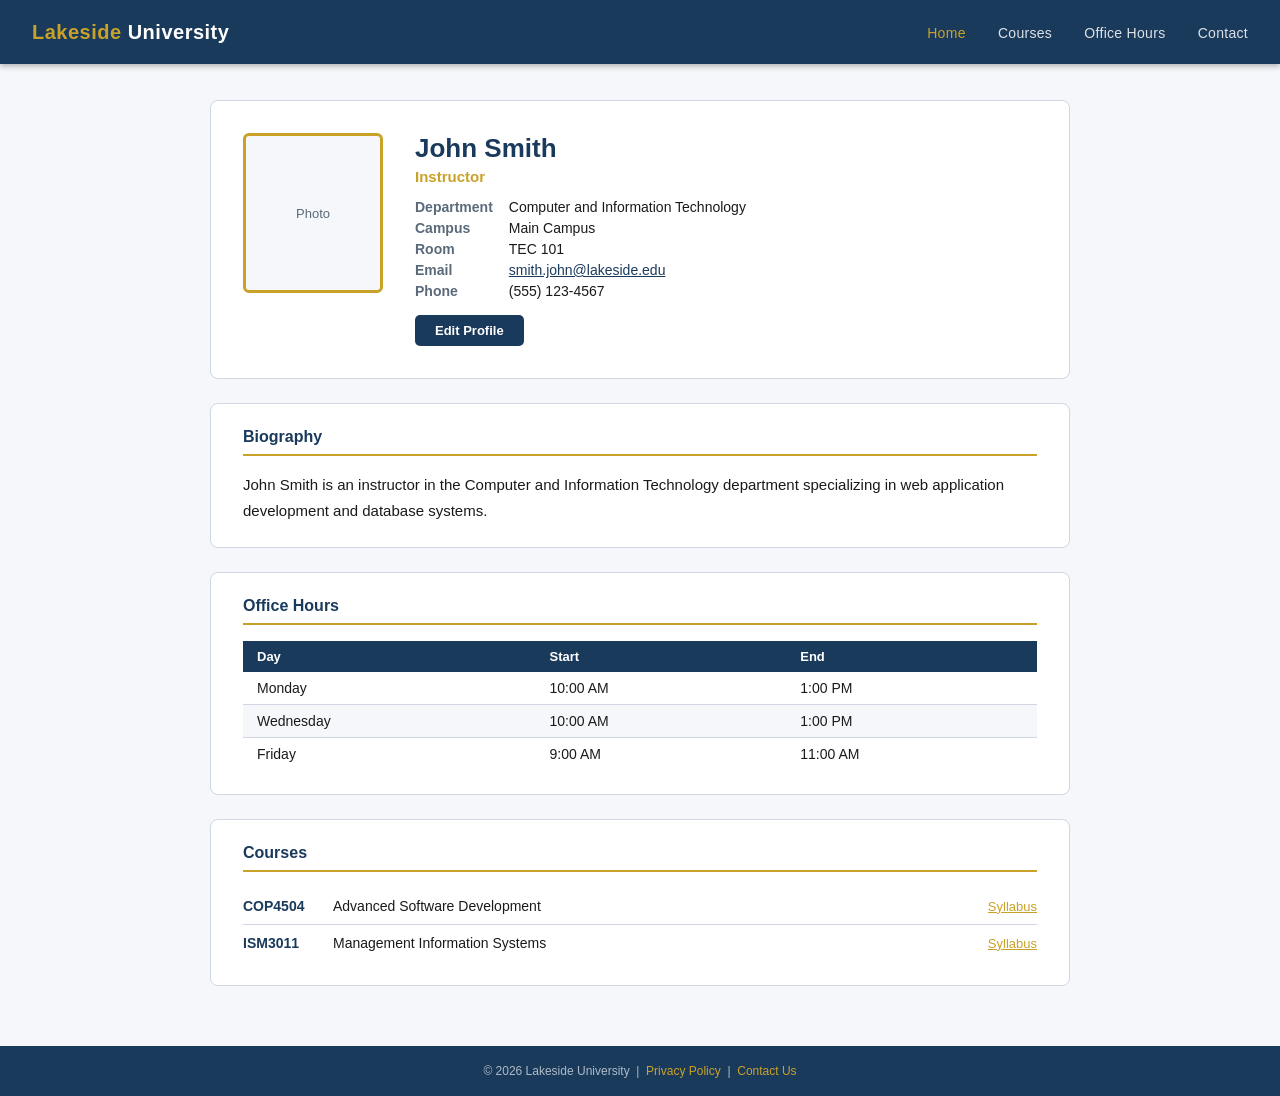
<file: index.html>
<!DOCTYPE html>
<html lang="en">
<head>
  <meta charset="UTF-8">
  <meta name="viewport" content="width=device-width, initial-scale=1.0">
  <title>John Smith — Lakeside University</title>
  <link rel="stylesheet" href="css/style.css">
</head>
<body>

<header>
  <a class="site-title" href="index.html"><span>Lakeside</span> University</a>
  <nav>
    <a href="index.html" class="active">Home</a>
    <a href="#courses">Courses</a>
    <a href="#hours">Office Hours</a>
    <a href="#contact">Contact</a>
  </nav>
</header>

<main>

  <div class="profile-card" id="contact">
    <div class="profile-photo-placeholder">Photo</div>
    <div class="profile-info">
      <h1>John Smith</h1>
      <div class="title">Instructor</div>
      <div class="contact-grid">
        <span class="label">Department</span><span>Computer and Information Technology</span>
        <span class="label">Campus</span>     <span>Main Campus</span>
        <span class="label">Room</span>       <span>TEC 101</span>
        <span class="label">Email</span>      <span><a href="mailto:smith.john@lakeside.edu">smith.john@lakeside.edu</a></span>
        <span class="label">Phone</span>      <span>(555) 123-4567</span>
      </div>
      <a class="edit-btn" href="edit.html">Edit Profile</a>
    </div>
  </div>

  <div class="section-card">
    <h2>Biography</h2>
    <p class="bio-text">
      John Smith is an instructor in the Computer and Information Technology department
      specializing in web application development and database systems.
    </p>
  </div>

  <div class="section-card" id="hours">
    <h2>Office Hours</h2>
    <table class="hours-table">
      <thead>
        <tr>
          <th>Day</th>
          <th>Start</th>
          <th>End</th>
        </tr>
      </thead>
      <tbody>
        <tr><td>Monday</td>   <td>10:00 AM</td><td>1:00 PM</td></tr>
        <tr><td>Wednesday</td><td>10:00 AM</td><td>1:00 PM</td></tr>
        <tr><td>Friday</td>   <td>9:00 AM</td> <td>11:00 AM</td></tr>
      </tbody>
    </table>
  </div>

  <div class="section-card" id="courses">
    <h2>Courses</h2>
    <ul class="course-list">
      <li>
        <span class="course-id">COP4504</span>
        <span class="course-name">Advanced Software Development</span>
        <a href="#">Syllabus</a>
      </li>
      <li>
        <span class="course-id">ISM3011</span>
        <span class="course-name">Management Information Systems</span>
        <a href="#">Syllabus</a>
      </li>
    </ul>
  </div>

</main>

<footer>
  &copy; 2026 Lakeside University &nbsp;|&nbsp;
  <a href="#">Privacy Policy</a> &nbsp;|&nbsp;
  <a href="#">Contact Us</a>
</footer>

</body>
</html>
</file>
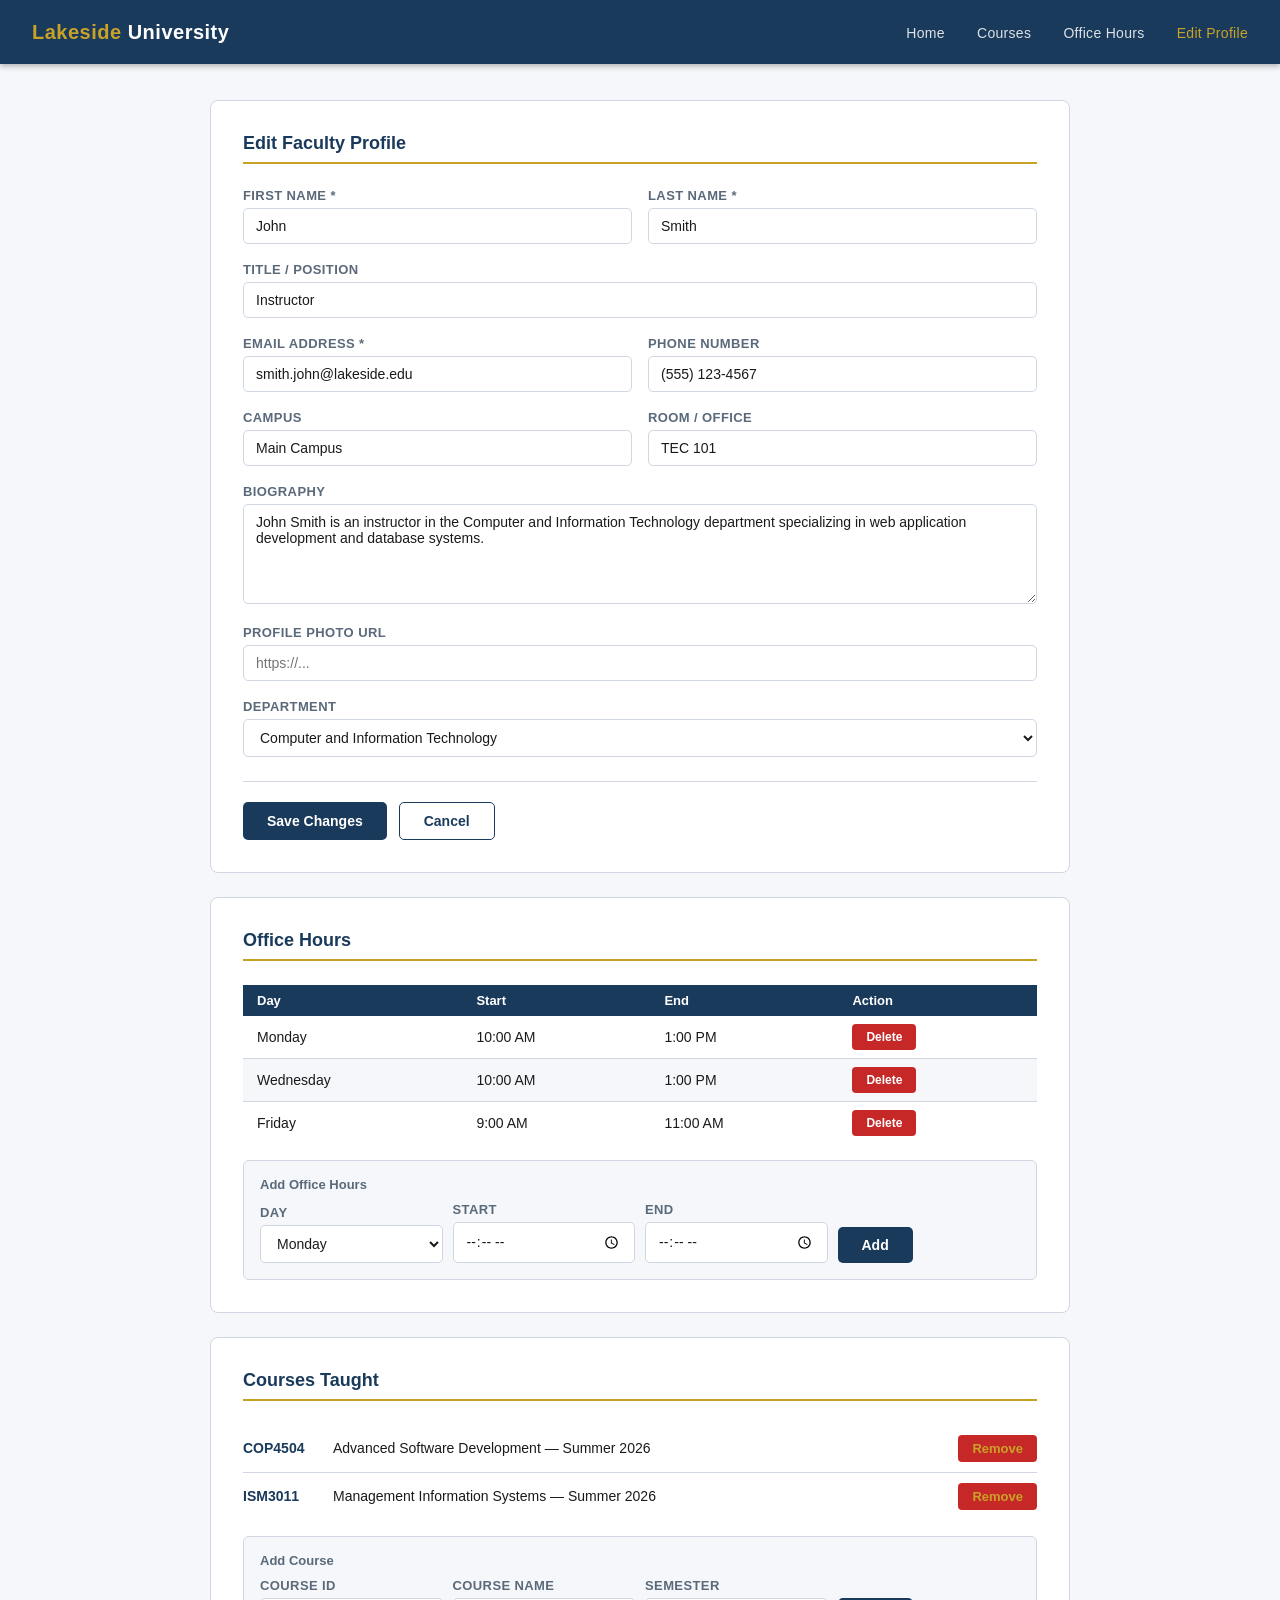
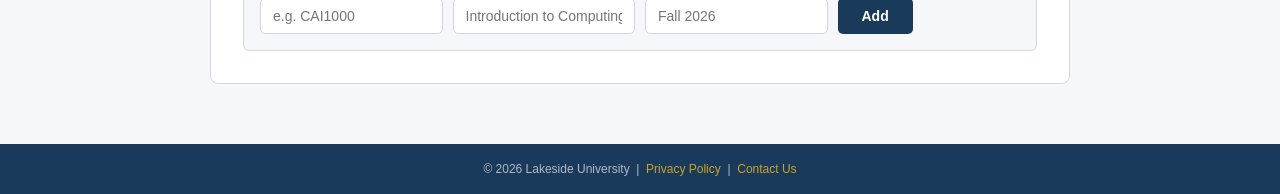
<file: edit.html>
<!DOCTYPE html>
<html lang="en">
<head>
  <meta charset="UTF-8">
  <meta name="viewport" content="width=device-width, initial-scale=1.0">
  <title>Edit Profile — Lakeside University</title>
  <link rel="stylesheet" href="css/style.css">
</head>
<body>

<header>
  <a class="site-title" href="index.html"><span>Lakeside</span> University</a>
  <nav>
    <a href="index.html">Home</a>
    <a href="index.html#courses">Courses</a>
    <a href="index.html#hours">Office Hours</a>
    <a href="edit.html" class="active">Edit Profile</a>
  </nav>
</header>

<main>

  <div class="form-card">
    <h2>Edit Faculty Profile</h2>
    <form method="post" action="#">

      <div class="form-row">
        <div class="form-group">
          <label for="first_name">First Name *</label>
          <input type="text" id="first_name" name="first_name" value="John" required>
        </div>
        <div class="form-group">
          <label for="last_name">Last Name *</label>
          <input type="text" id="last_name" name="last_name" value="Smith" required>
        </div>
      </div>

      <div class="form-group">
        <label for="title">Title / Position</label>
        <input type="text" id="title" name="title" value="Instructor">
      </div>

      <div class="form-row">
        <div class="form-group">
          <label for="email">Email Address *</label>
          <input type="email" id="email" name="email" value="smith.john@lakeside.edu" required>
        </div>
        <div class="form-group">
          <label for="phone">Phone Number</label>
          <input type="tel" id="phone" name="phone" value="(555) 123-4567">
        </div>
      </div>

      <div class="form-row">
        <div class="form-group">
          <label for="campus">Campus</label>
          <input type="text" id="campus" name="campus" value="Main Campus">
        </div>
        <div class="form-group">
          <label for="room">Room / Office</label>
          <input type="text" id="room" name="room" value="TEC 101">
        </div>
      </div>

      <div class="form-group">
        <label for="biography">Biography</label>
        <textarea id="biography" name="biography" rows="5">John Smith is an instructor in the Computer and Information Technology department specializing in web application development and database systems.</textarea>
      </div>

      <div class="form-group">
        <label for="profile_image_url">Profile Photo URL</label>
        <input type="url" id="profile_image_url" name="profile_image_url" placeholder="https://...">
      </div>

      <div class="form-group">
        <label for="department_id">Department</label>
        <select id="department_id" name="department_id">
          <option value="1" selected>Computer and Information Technology</option>
          <option value="2">Mathematics</option>
          <option value="3">Natural Sciences</option>
        </select>
      </div>

      <div class="form-actions">
        <button type="submit" class="btn-primary">Save Changes</button>
        <a href="index.html" class="btn-secondary">Cancel</a>
      </div>
    </form>
  </div>

  <div class="form-card">
    <h2>Office Hours</h2>

    <table class="hours-table">
      <thead>
        <tr>
          <th>Day</th><th>Start</th><th>End</th><th>Action</th>
        </tr>
      </thead>
      <tbody>
        <tr>
          <td>Monday</td><td>10:00 AM</td><td>1:00 PM</td>
          <td><a href="#" class="btn-danger">Delete</a></td>
        </tr>
        <tr>
          <td>Wednesday</td><td>10:00 AM</td><td>1:00 PM</td>
          <td><a href="#" class="btn-danger">Delete</a></td>
        </tr>
        <tr>
          <td>Friday</td><td>9:00 AM</td><td>11:00 AM</td>
          <td><a href="#" class="btn-danger">Delete</a></td>
        </tr>
      </tbody>
    </table>

    <div class="inline-form">
      <h3>Add Office Hours</h3>
      <form method="post" action="#">
        <div class="inline-form-row">
          <div class="form-group">
            <label for="day_of_week">Day</label>
            <select id="day_of_week" name="day_of_week">
              <option>Monday</option><option>Tuesday</option><option>Wednesday</option>
              <option>Thursday</option><option>Friday</option>
            </select>
          </div>
          <div class="form-group">
            <label for="start_time">Start</label>
            <input type="time" id="start_time" name="start_time">
          </div>
          <div class="form-group">
            <label for="end_time">End</label>
            <input type="time" id="end_time" name="end_time">
          </div>
          <div class="form-group" style="display:flex;align-items:flex-end;">
            <button type="submit" class="btn-primary">Add</button>
          </div>
        </div>
      </form>
    </div>
  </div>

  <div class="form-card">
    <h2>Courses Taught</h2>

    <ul class="course-list">
      <li>
        <span class="course-id">COP4504</span>
        <span class="course-name">Advanced Software Development — Summer 2026</span>
        <a href="#" class="btn-danger">Remove</a>
      </li>
      <li>
        <span class="course-id">ISM3011</span>
        <span class="course-name">Management Information Systems — Summer 2026</span>
        <a href="#" class="btn-danger">Remove</a>
      </li>
    </ul>

    <div class="inline-form">
      <h3>Add Course</h3>
      <form method="post" action="#">
        <div class="inline-form-row">
          <div class="form-group">
            <label for="course_id">Course ID</label>
            <input type="text" id="course_id" name="course_id" placeholder="e.g. CAI1000">
          </div>
          <div class="form-group">
            <label for="course_name">Course Name</label>
            <input type="text" id="course_name" name="course_name" placeholder="Introduction to Computing">
          </div>
          <div class="form-group">
            <label for="semester">Semester</label>
            <input type="text" id="semester" name="semester" placeholder="Fall 2026">
          </div>
          <div class="form-group" style="display:flex;align-items:flex-end;">
            <button type="submit" class="btn-primary">Add</button>
          </div>
        </div>
      </form>
    </div>
  </div>

</main>

<footer>
  &copy; 2026 Lakeside University &nbsp;|&nbsp;
  <a href="#">Privacy Policy</a> &nbsp;|&nbsp;
  <a href="#">Contact Us</a>
</footer>

</body>
</html>
</file>
<file: css/style.css>
/* Lakeside University — Faculty Web Presence
   School theme: swap this file to rebrand for any client institution */

:root {
  --primary:   #1a3a5c;   /* navy  */
  --accent:    #c9a227;   /* gold  */
  --light-bg:  #f5f7fa;
  --border:    #d0d7e2;
  --text:      #1a1a1a;
  --muted:     #5a6a7a;
  --white:     #ffffff;
  --success-bg:#e6f4ea;
  --success-border:#2e7d32;
  --error-bg:  #fdecea;
  --error-border:#c62828;
}

* { box-sizing: border-box; margin: 0; padding: 0; }

body {
  font-family: 'Segoe UI', Arial, sans-serif;
  font-size: 15px;
  color: var(--text);
  background: var(--light-bg);
  min-height: 100vh;
  display: flex;
  flex-direction: column;
}

/* ── Header / Nav ── */
header {
  background: var(--primary);
  color: var(--white);
  padding: 0 32px;
  display: flex;
  align-items: center;
  justify-content: space-between;
  height: 64px;
  box-shadow: 0 2px 6px rgba(0,0,0,0.3);
}

.site-title {
  font-size: 20px;
  font-weight: 700;
  letter-spacing: 0.5px;
  color: var(--white);
  text-decoration: none;
}

.site-title span { color: var(--accent); }

nav a {
  color: var(--white);
  text-decoration: none;
  margin-left: 28px;
  font-size: 14px;
  font-weight: 500;
  letter-spacing: 0.3px;
  opacity: 0.85;
  transition: opacity 0.15s;
}

nav a:hover, nav a.active { opacity: 1; color: var(--accent); }

/* ── Main content wrapper ── */
main {
  flex: 1;
  max-width: 900px;
  width: 100%;
  margin: 36px auto;
  padding: 0 20px;
}

/* ── Profile hero card ── */
.profile-card {
  background: var(--white);
  border: 1px solid var(--border);
  border-radius: 8px;
  padding: 32px;
  display: flex;
  gap: 32px;
  align-items: flex-start;
  margin-bottom: 24px;
}

.profile-photo {
  width: 140px;
  height: 160px;
  object-fit: cover;
  border-radius: 6px;
  border: 3px solid var(--accent);
  flex-shrink: 0;
  background: var(--light-bg);
}

.profile-photo-placeholder {
  width: 140px;
  height: 160px;
  border-radius: 6px;
  border: 3px solid var(--accent);
  flex-shrink: 0;
  background: var(--light-bg);
  display: flex;
  align-items: center;
  justify-content: center;
  color: var(--muted);
  font-size: 13px;
}

.profile-info h1 {
  font-size: 26px;
  color: var(--primary);
  margin-bottom: 4px;
}

.profile-info .title {
  font-size: 15px;
  color: var(--accent);
  font-weight: 600;
  margin-bottom: 14px;
}

.profile-info .contact-grid {
  display: grid;
  grid-template-columns: auto 1fr;
  gap: 5px 16px;
  font-size: 14px;
  margin-bottom: 16px;
}

.contact-grid .label {
  color: var(--muted);
  font-weight: 600;
  white-space: nowrap;
}

.contact-grid a { color: var(--primary); }

.edit-btn {
  display: inline-block;
  background: var(--primary);
  color: var(--white);
  padding: 8px 20px;
  border-radius: 5px;
  text-decoration: none;
  font-size: 13px;
  font-weight: 600;
  transition: background 0.15s;
}

.edit-btn:hover { background: #0f2440; }

/* ── Section cards ── */
.section-card {
  background: var(--white);
  border: 1px solid var(--border);
  border-radius: 8px;
  padding: 24px 32px;
  margin-bottom: 24px;
}

.section-card h2 {
  font-size: 16px;
  color: var(--primary);
  border-bottom: 2px solid var(--accent);
  padding-bottom: 8px;
  margin-bottom: 16px;
}

.bio-text { line-height: 1.7; color: var(--text); }

/* Office hours table */
.hours-table {
  width: 100%;
  border-collapse: collapse;
  font-size: 14px;
}

.hours-table th {
  background: var(--primary);
  color: var(--white);
  padding: 8px 14px;
  text-align: left;
  font-size: 13px;
}

.hours-table td {
  padding: 8px 14px;
  border-bottom: 1px solid var(--border);
}

.hours-table tr:last-child td { border-bottom: none; }
.hours-table tr:nth-child(even) td { background: var(--light-bg); }

/* Courses list */
.course-list { list-style: none; }

.course-list li {
  display: flex;
  justify-content: space-between;
  align-items: center;
  padding: 10px 0;
  border-bottom: 1px solid var(--border);
  font-size: 14px;
}

.course-list li:last-child { border-bottom: none; }

.course-id {
  font-weight: 700;
  color: var(--primary);
  margin-right: 10px;
  min-width: 80px;
}

.course-name { flex: 1; }

.course-list a { color: var(--accent); font-size: 13px; margin-left: 16px; }

/* ── Forms ── */
.form-card {
  background: var(--white);
  border: 1px solid var(--border);
  border-radius: 8px;
  padding: 32px;
  margin-bottom: 24px;
}

.form-card h2 {
  font-size: 18px;
  color: var(--primary);
  border-bottom: 2px solid var(--accent);
  padding-bottom: 8px;
  margin-bottom: 24px;
}

.form-group { margin-bottom: 18px; }

.form-group label {
  display: block;
  font-size: 13px;
  font-weight: 600;
  color: var(--muted);
  margin-bottom: 5px;
  text-transform: uppercase;
  letter-spacing: 0.4px;
}

.form-group input[type="text"],
.form-group input[type="email"],
.form-group input[type="tel"],
.form-group input[type="url"],
.form-group input[type="time"],
.form-group select,
.form-group textarea {
  width: 100%;
  padding: 9px 12px;
  border: 1px solid var(--border);
  border-radius: 5px;
  font-size: 14px;
  font-family: inherit;
  color: var(--text);
  background: var(--white);
  transition: border-color 0.15s;
}

.form-group input:focus,
.form-group select:focus,
.form-group textarea:focus {
  outline: none;
  border-color: var(--primary);
}

.form-group textarea { resize: vertical; min-height: 100px; }

.form-row {
  display: grid;
  grid-template-columns: 1fr 1fr;
  gap: 16px;
}

.form-actions {
  display: flex;
  gap: 12px;
  margin-top: 24px;
  padding-top: 20px;
  border-top: 1px solid var(--border);
}

.btn-primary {
  background: var(--primary);
  color: var(--white);
  border: none;
  padding: 10px 24px;
  border-radius: 5px;
  font-size: 14px;
  font-weight: 600;
  cursor: pointer;
  transition: background 0.15s;
}

.btn-primary:hover { background: #0f2440; }

.btn-secondary {
  background: var(--white);
  color: var(--primary);
  border: 1px solid var(--primary);
  padding: 10px 24px;
  border-radius: 5px;
  font-size: 14px;
  font-weight: 600;
  text-decoration: none;
  cursor: pointer;
  transition: background 0.15s;
  display: inline-block;
}

.btn-secondary:hover { background: var(--light-bg); }

.btn-danger {
  background: #c62828;
  color: var(--white);
  border: none;
  padding: 6px 14px;
  border-radius: 4px;
  font-size: 12px;
  font-weight: 600;
  cursor: pointer;
  text-decoration: none;
  display: inline-block;
}

.btn-danger:hover { background: #a31515; }

/* ── Flash messages ── */
.alert {
  padding: 12px 18px;
  border-radius: 5px;
  margin-bottom: 20px;
  font-size: 14px;
  font-weight: 500;
}

.alert-success {
  background: var(--success-bg);
  border: 1px solid var(--success-border);
  color: #1b5e20;
}

.alert-error {
  background: var(--error-bg);
  border: 1px solid var(--error-border);
  color: #7f0000;
}

/* ── Inline add-row forms ── */
.inline-form {
  background: var(--light-bg);
  border: 1px solid var(--border);
  border-radius: 6px;
  padding: 16px;
  margin-top: 16px;
}

.inline-form h3 { font-size: 13px; color: var(--muted); margin-bottom: 10px; }

.inline-form-row {
  display: flex;
  gap: 10px;
  align-items: flex-end;
  flex-wrap: wrap;
}

.inline-form-row .form-group { margin-bottom: 0; flex: 1; min-width: 120px; }

/* ── Footer ── */
footer {
  background: var(--primary);
  color: rgba(255,255,255,0.65);
  text-align: center;
  padding: 18px;
  font-size: 12px;
  margin-top: auto;
}

footer a { color: var(--accent); text-decoration: none; }
</file>
